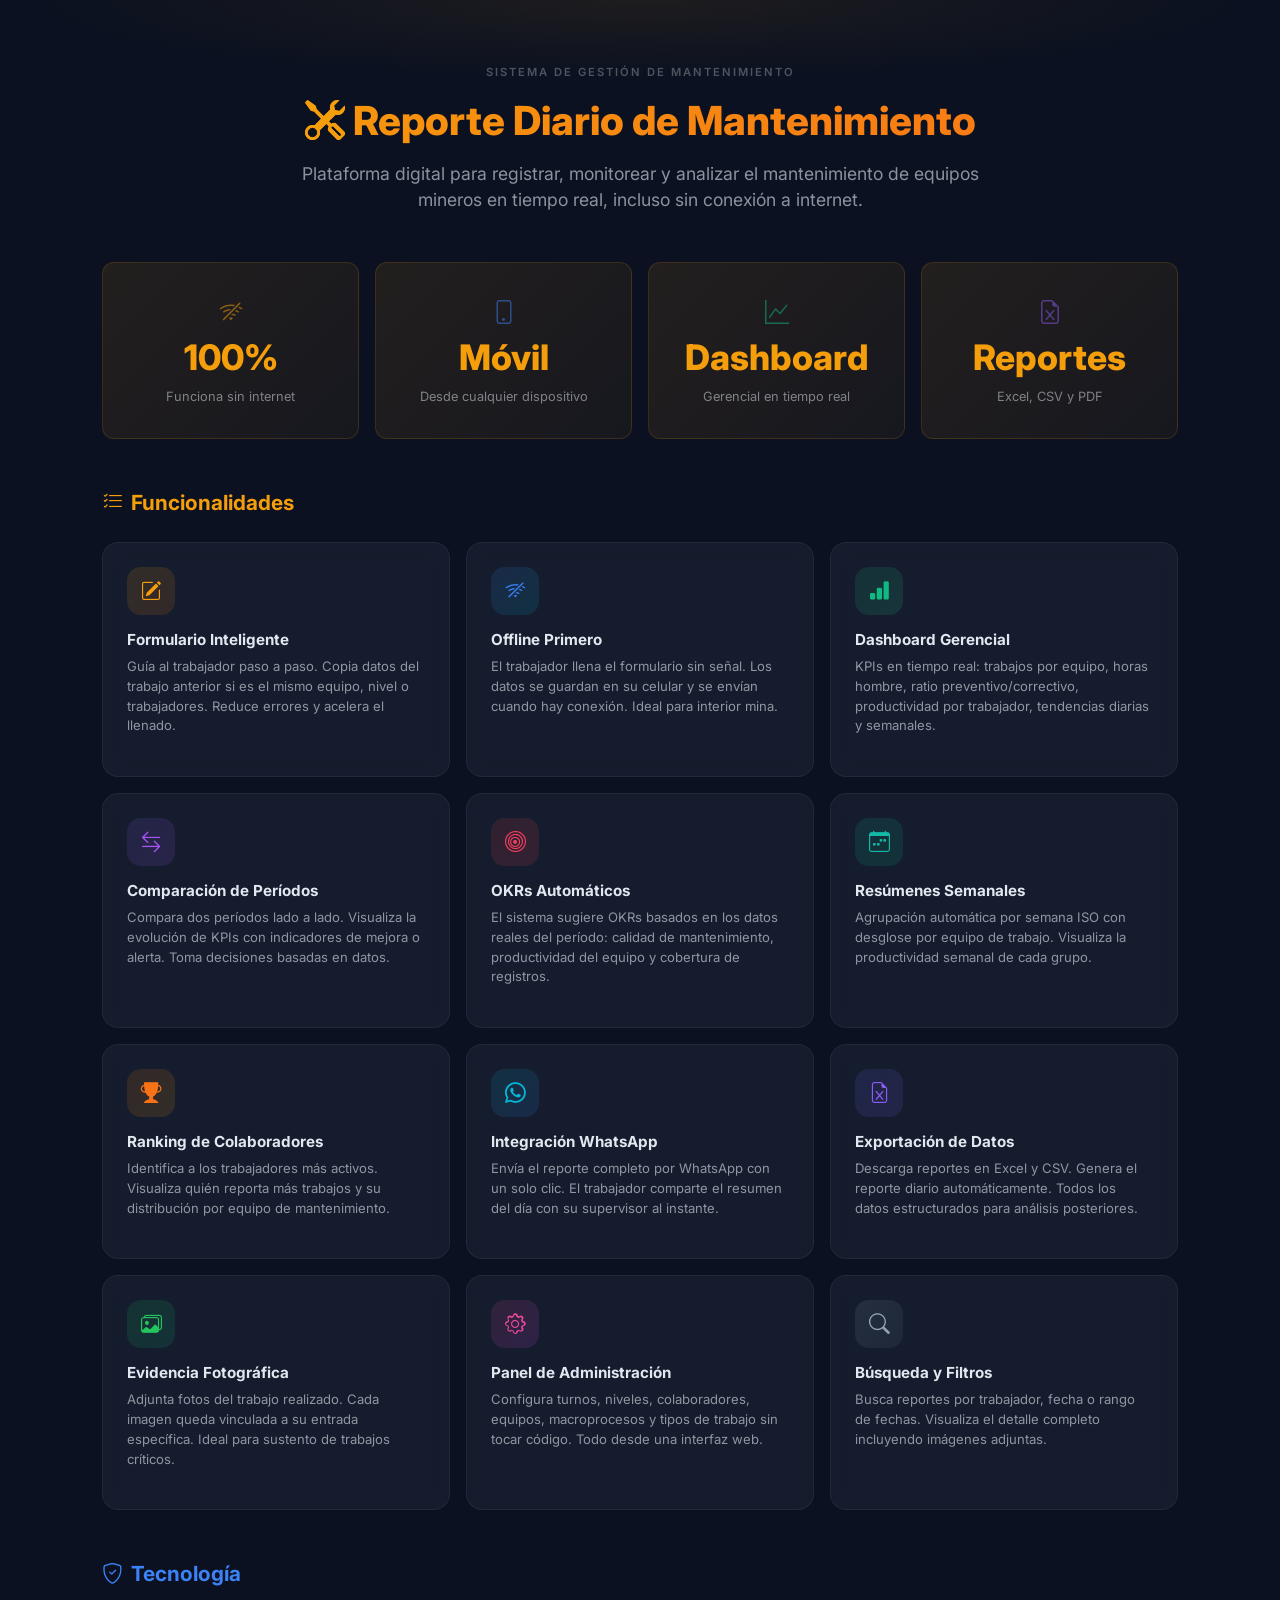
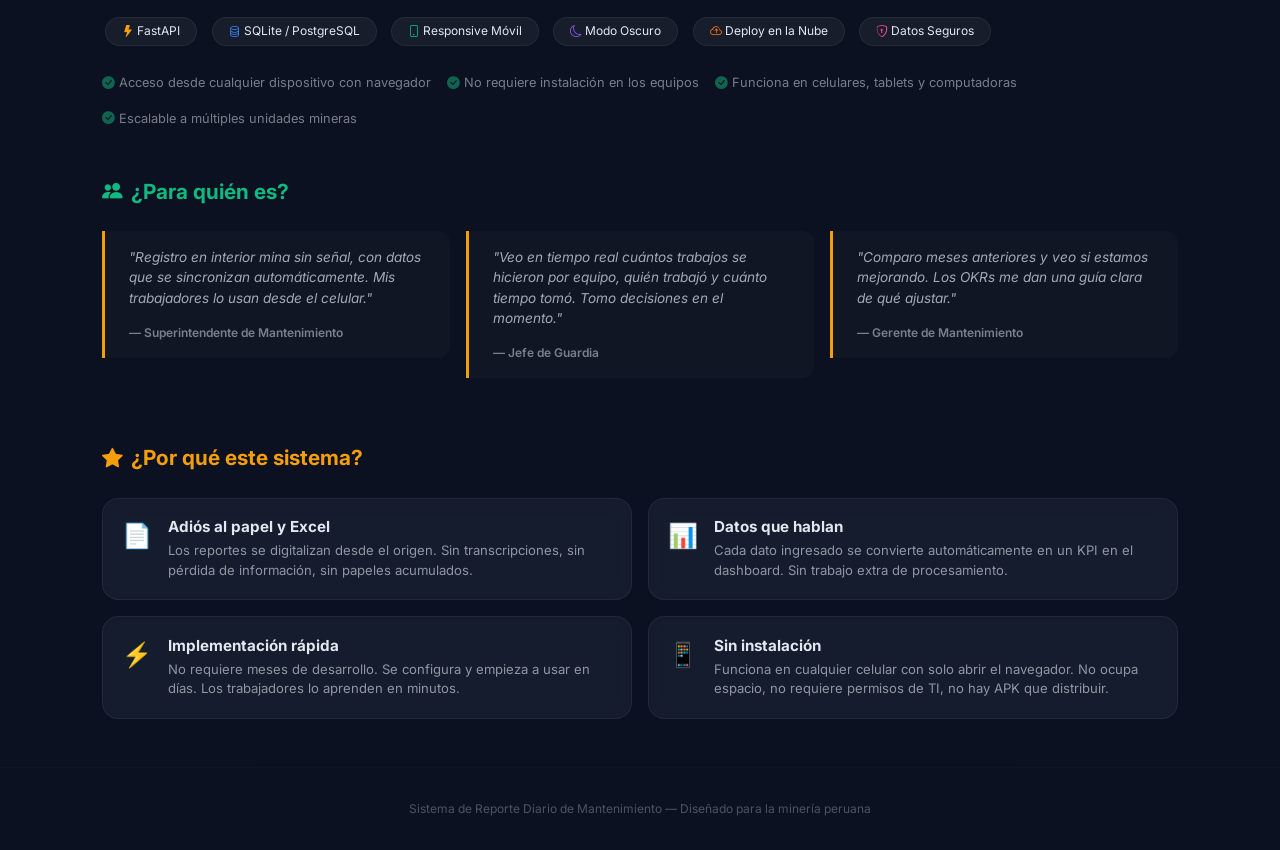
<file: features.html>
<!DOCTYPE html>
<html lang="es">
<head>
    <meta charset="UTF-8">
    <meta name="viewport" content="width=device-width, initial-scale=1.0">
    <title>Sistema de Reporte Diario de Mantenimiento Minero</title>
    <link href="https://cdn.jsdelivr.net/npm/bootstrap@5.3.3/dist/css/bootstrap.min.css" rel="stylesheet">
    <link href="https://cdn.jsdelivr.net/npm/bootstrap-icons@1.11.3/font/bootstrap-icons.css" rel="stylesheet">
    <style>
        @import url('https://fonts.googleapis.com/css2?family=Inter:wght@300;400;600;700;800&display=swap');
        * { font-family: 'Inter', sans-serif; margin: 0; padding: 0; box-sizing: border-box; }
        body { background: #0b1120; color: #e2e8f0; }
        .hero { padding: 4rem 0 3rem; text-align: center; background: radial-gradient(ellipse 80% 50% at 50% 0%, rgba(245,158,11,.08) 0%, transparent 60%); }
        .hero h1 { font-size: 2.5rem; font-weight: 800; background: linear-gradient(135deg, #f59e0b, #f97316); -webkit-background-clip: text; -webkit-text-fill-color: transparent; background-clip: text; }
        .hero p { font-size: 1.1rem; opacity: .6; max-width: 700px; margin: 1rem auto 0; }
        .section-title { font-weight: 700; font-size: 1.3rem; margin-bottom: 1.5rem; display: flex; align-items: center; gap: .5rem; }
        .section-title i { font-size: 1.3rem; }
        .feature-card { background: rgba(30,41,59,.5); border: 1px solid rgba(255,255,255,.06); border-radius: 16px; padding: 1.5rem; height: 100%; transition: transform .2s, box-shadow .2s; backdrop-filter: blur(8px); }
        .feature-card:hover { transform: translateY(-3px); box-shadow: 0 12px 40px rgba(0,0,0,.3); }
        .feature-card .icon { width: 48px; height: 48px; border-radius: 14px; display: flex; align-items: center; justify-content: center; font-size: 1.3rem; margin-bottom: 1rem; }
        .feature-card h5 { font-weight: 700; font-size: .95rem; margin-bottom: .5rem; }
        .feature-card p { font-size: .82rem; opacity: .6; line-height: 1.5; }
        .badge-feature { font-size: .65rem; font-weight: 600; padding: .25em .7em; border-radius: 20px; letter-spacing: .3px; }
        .kpi-highlight { background: linear-gradient(135deg, rgba(245,158,11,.1), rgba(245,158,11,.05)); border: 1px solid rgba(245,158,11,.15); border-radius: 12px; padding: 2rem; text-align: center; }
        .kpi-highlight .num { font-size: 2.2rem; font-weight: 800; color: #f59e0b; }
        .kpi-highlight .label { font-size: .8rem; opacity: .5; margin-top: .2rem; }
        .testimonial { border-left: 3px solid #f59e0b; padding: 1rem 1.5rem; background: rgba(255,255,255,.02); border-radius: 0 12px 12px 0; margin-bottom: 1rem; }
        .testimonial p { font-size: .85rem; opacity: .7; font-style: italic; }
        .testimonial .author { font-size: .75rem; font-weight: 600; opacity: .5; margin-top: .3rem; }
        .tech-badge { display: inline-block; background: rgba(255,255,255,.05); border: 1px solid rgba(255,255,255,.06); border-radius: 20px; padding: .3rem 1rem; font-size: .75rem; margin: .2rem; }
        .footer { padding: 2rem 0; text-align: center; opacity: .3; font-size: .75rem; border-top: 1px solid rgba(255,255,255,.05); margin-top: 3rem; }
        .container { max-width: 1100px; }

        @media (max-width: 576px) {
            .hero h1 { font-size: 1.6rem; }
            .hero p { font-size: .9rem; }
        }
    </style>
</head>
<body>

    <!-- HERO -->
    <div class="hero">
        <div class="container">
            <div style="font-size:.7rem;font-weight:600;letter-spacing:2px;text-transform:uppercase;opacity:.3;margin-bottom:1rem;">Sistema de Gestión de Mantenimiento</div>
            <h1><i class="bi bi-tools" style="-webkit-text-fill-color: #f59e0b;"></i> Reporte Diario de Mantenimiento</h1>
            <p>Plataforma digital para registrar, monitorear y analizar el mantenimiento de equipos mineros en tiempo real, incluso sin conexión a internet.</p>
        </div>
    </div>

    <!-- BENEFICIOS CLAVE -->
    <div class="container" style="margin-top: -1rem;">
        <div class="row g-3 mb-5">
            <div class="col-md-3 col-6">
                <div class="kpi-highlight">
                    <i class="bi bi-wifi-off" style="font-size:1.5rem;color:#f59e0b;opacity:.5;"></i>
                    <div class="num">100%</div>
                    <div class="label">Funciona sin internet</div>
                </div>
            </div>
            <div class="col-md-3 col-6">
                <div class="kpi-highlight">
                    <i class="bi bi-phone" style="font-size:1.5rem;color:#3b82f6;opacity:.5;"></i>
                    <div class="num">Móvil</div>
                    <div class="label">Desde cualquier dispositivo</div>
                </div>
            </div>
            <div class="col-md-3 col-6">
                <div class="kpi-highlight">
                    <i class="bi bi-graph-up" style="font-size:1.5rem;color:#10b981;opacity:.5;"></i>
                    <div class="num">Dashboard</div>
                    <div class="label">Gerencial en tiempo real</div>
                </div>
            </div>
            <div class="col-md-3 col-6">
                <div class="kpi-highlight">
                    <i class="bi bi-file-earmark-excel" style="font-size:1.5rem;color:#8b5cf6;opacity:.5;"></i>
                    <div class="num">Reportes</div>
                    <div class="label">Excel, CSV y PDF</div>
                </div>
            </div>
        </div>
    </div>

    <!-- CARACTERÍSTICAS -->
    <div class="container mb-5">
        <div class="section-title" style="color:#f59e0b;"><i class="bi bi-list-check"></i> Funcionalidades</div>
        <div class="row g-3">

            <div class="col-md-6 col-lg-4">
                <div class="feature-card">
                    <div class="icon" style="background:linear-gradient(135deg,#f59e0b22,#f9731622);color:#f59e0b;"><i class="bi bi-pencil-square"></i></div>
                    <h5>Formulario Inteligente</h5>
                    <p>Guía al trabajador paso a paso. Copia datos del trabajo anterior si es el mismo equipo, nivel o trabajadores. Reduce errores y acelera el llenado.</p>
                </div>
            </div>

            <div class="col-md-6 col-lg-4">
                <div class="feature-card">
                    <div class="icon" style="background:linear-gradient(135deg,#3b82f622,#06b6d422);color:#3b82f6;"><i class="bi bi-wifi-off"></i></div>
                    <h5>Offline Primero</h5>
                    <p>El trabajador llena el formulario sin señal. Los datos se guardan en su celular y se envían cuando hay conexión. Ideal para interior mina.</p>
                </div>
            </div>

            <div class="col-md-6 col-lg-4">
                <div class="feature-card">
                    <div class="icon" style="background:linear-gradient(135deg,#10b98122,#34d39922);color:#10b981;"><i class="bi bi-bar-chart-fill"></i></div>
                    <h5>Dashboard Gerencial</h5>
                    <p>KPIs en tiempo real: trabajos por equipo, horas hombre, ratio preventivo/correctivo, productividad por trabajador, tendencias diarias y semanales.</p>
                </div>
            </div>

            <div class="col-md-6 col-lg-4">
                <div class="feature-card">
                    <div class="icon" style="background:linear-gradient(135deg,#8b5cf622,#a855f722);color:#a855f7;"><i class="bi bi-arrow-left-right"></i></div>
                    <h5>Comparación de Períodos</h5>
                    <p>Compara dos períodos lado a lado. Visualiza la evolución de KPIs con indicadores de mejora o alerta. Toma decisiones basadas en datos.</p>
                </div>
            </div>

            <div class="col-md-6 col-lg-4">
                <div class="feature-card">
                    <div class="icon" style="background:linear-gradient(135deg,#ef444422,#f43f5e22);color:#f43f5e;"><i class="bi bi-bullseye"></i></div>
                    <h5>OKRs Automáticos</h5>
                    <p>El sistema sugiere OKRs basados en los datos reales del período: calidad de mantenimiento, productividad del equipo y cobertura de registros.</p>
                </div>
            </div>

            <div class="col-md-6 col-lg-4">
                <div class="feature-card">
                    <div class="icon" style="background:linear-gradient(135deg,#14b8a622,#10b98122);color:#14b8a6;"><i class="bi bi-calendar-week"></i></div>
                    <h5>Resúmenes Semanales</h5>
                    <p>Agrupación automática por semana ISO con desglose por equipo de trabajo. Visualiza la productividad semanal de cada grupo.</p>
                </div>
            </div>

            <div class="col-md-6 col-lg-4">
                <div class="feature-card">
                    <div class="icon" style="background:linear-gradient(135deg,#f9731622,#f59e0b22);color:#f97316;"><i class="bi bi-trophy-fill"></i></div>
                    <h5>Ranking de Colaboradores</h5>
                    <p>Identifica a los trabajadores más activos. Visualiza quién reporta más trabajos y su distribución por equipo de mantenimiento.</p>
                </div>
            </div>

            <div class="col-md-6 col-lg-4">
                <div class="feature-card">
                    <div class="icon" style="background:linear-gradient(135deg,#06b6d422,#3b82f622);color:#06b6d4;"><i class="bi bi-whatsapp"></i></div>
                    <h5>Integración WhatsApp</h5>
                    <p>Envía el reporte completo por WhatsApp con un solo clic. El trabajador comparte el resumen del día con su supervisor al instante.</p>
                </div>
            </div>

            <div class="col-md-6 col-lg-4">
                <div class="feature-card">
                    <div class="icon" style="background:linear-gradient(135deg,#6366f122,#8b5cf622);color:#8b5cf6;"><i class="bi bi-file-earmark-excel"></i></div>
                    <h5>Exportación de Datos</h5>
                    <p>Descarga reportes en Excel y CSV. Genera el reporte diario automáticamente. Todos los datos estructurados para análisis posteriores.</p>
                </div>
            </div>

            <div class="col-md-6 col-lg-4">
                <div class="feature-card">
                    <div class="icon" style="background:linear-gradient(135deg,#22c55e22,#10b98122);color:#22c55e;"><i class="bi bi-images"></i></div>
                    <h5>Evidencia Fotográfica</h5>
                    <p>Adjunta fotos del trabajo realizado. Cada imagen queda vinculada a su entrada específica. Ideal para sustento de trabajos críticos.</p>
                </div>
            </div>

            <div class="col-md-6 col-lg-4">
                <div class="feature-card">
                    <div class="icon" style="background:linear-gradient(135deg,#ec489922,#d946ef22);color:#ec4899;"><i class="bi bi-gear"></i></div>
                    <h5>Panel de Administración</h5>
                    <p>Configura turnos, niveles, colaboradores, equipos, macroprocesos y tipos de trabajo sin tocar código. Todo desde una interfaz web.</p>
                </div>
            </div>

            <div class="col-md-6 col-lg-4">
                <div class="feature-card">
                    <div class="icon" style="background:linear-gradient(135deg,#94a3b822,#64748b22);color:#94a3b8;"><i class="bi bi-search"></i></div>
                    <h5>Búsqueda y Filtros</h5>
                    <p>Busca reportes por trabajador, fecha o rango de fechas. Visualiza el detalle completo incluyendo imágenes adjuntas.</p>
                </div>
            </div>

        </div>
    </div>

    <!-- SEGURIDAD Y TECNOLOGÍA -->
    <div class="container mb-5">
        <div class="section-title" style="color:#3b82f6;"><i class="bi bi-shield-check"></i> Tecnología</div>
        <div style="display:flex;flex-wrap:wrap;gap:.5rem;margin-bottom:1.5rem;">
            <span class="tech-badge"><i class="bi bi-lightning-fill" style="color:#f59e0b;"></i> FastAPI</span>
            <span class="tech-badge"><i class="bi bi-database" style="color:#3b82f6;"></i> SQLite / PostgreSQL</span>
            <span class="tech-badge"><i class="bi bi-phone" style="color:#10b981;"></i> Responsive Móvil</span>
            <span class="tech-badge"><i class="bi bi-moon" style="color:#8b5cf6;"></i> Modo Oscuro</span>
            <span class="tech-badge"><i class="bi bi-cloud-arrow-up" style="color:#f97316;"></i> Deploy en la Nube</span>
            <span class="tech-badge"><i class="bi bi-shield-lock" style="color:#ec4899;"></i> Datos Seguros</span>
        </div>
        <div style="display:flex;flex-wrap:wrap;gap:1rem;">
            <div style="font-size:.8rem;opacity:.5;"><i class="bi bi-check-circle-fill" style="color:#10b981;opacity:1;"></i> Acceso desde cualquier dispositivo con navegador</div>
            <div style="font-size:.8rem;opacity:.5;"><i class="bi bi-check-circle-fill" style="color:#10b981;opacity:1;"></i> No requiere instalación en los equipos</div>
            <div style="font-size:.8rem;opacity:.5;"><i class="bi bi-check-circle-fill" style="color:#10b981;opacity:1;"></i> Funciona en celulares, tablets y computadoras</div>
            <div style="font-size:.8rem;opacity:.5;"><i class="bi bi-check-circle-fill" style="color:#10b981;opacity:1;"></i> Escalable a múltiples unidades mineras</div>
        </div>
    </div>

    <!-- PARA QUIÉN -->
    <div class="container mb-5">
        <div class="section-title" style="color:#10b981;"><i class="bi bi-people-fill"></i> ¿Para quién es?</div>
        <div class="row g-3">
            <div class="col-md-4">
                <div class="testimonial">
                    <p>"Registro en interior mina sin señal, con datos que se sincronizan automáticamente. Mis trabajadores lo usan desde el celular."</p>
                    <div class="author">— Superintendente de Mantenimiento</div>
                </div>
            </div>
            <div class="col-md-4">
                <div class="testimonial">
                    <p>"Veo en tiempo real cuántos trabajos se hicieron por equipo, quién trabajó y cuánto tiempo tomó. Tomo decisiones en el momento."</p>
                    <div class="author">— Jefe de Guardia</div>
                </div>
            </div>
            <div class="col-md-4">
                <div class="testimonial">
                    <p>"Comparo meses anteriores y veo si estamos mejorando. Los OKRs me dan una guía clara de qué ajustar."</p>
                    <div class="author">— Gerente de Mantenimiento</div>
                </div>
            </div>
        </div>
    </div>

    <!-- DIFERENCIALES -->
    <div class="container mb-5">
        <div class="section-title" style="color:#f59e0b;"><i class="bi bi-star-fill"></i> ¿Por qué este sistema?</div>
        <div class="row g-3">
            <div class="col-md-6">
                <div class="feature-card" style="padding:1.2rem;">
                    <div style="display:flex;gap:1rem;align-items:start;">
                        <div style="font-size:1.5rem;color:#f59e0b;">📄</div>
                        <div>
                            <h5 style="margin:0 0 .3rem;">Adiós al papel y Excel</h5>
                            <p style="margin:0;opacity:.6;">Los reportes se digitalizan desde el origen. Sin transcripciones, sin pérdida de información, sin papeles acumulados.</p>
                        </div>
                    </div>
                </div>
            </div>
            <div class="col-md-6">
                <div class="feature-card" style="padding:1.2rem;">
                    <div style="display:flex;gap:1rem;align-items:start;">
                        <div style="font-size:1.5rem;color:#3b82f6;">📊</div>
                        <div>
                            <h5 style="margin:0 0 .3rem;">Datos que hablan</h5>
                            <p style="margin:0;opacity:.6;">Cada dato ingresado se convierte automáticamente en un KPI en el dashboard. Sin trabajo extra de procesamiento.</p>
                        </div>
                    </div>
                </div>
            </div>
            <div class="col-md-6">
                <div class="feature-card" style="padding:1.2rem;">
                    <div style="display:flex;gap:1rem;align-items:start;">
                        <div style="font-size:1.5rem;color:#10b981;">⚡</div>
                        <div>
                            <h5 style="margin:0 0 .3rem;">Implementación rápida</h5>
                            <p style="margin:0;opacity:.6;">No requiere meses de desarrollo. Se configura y empieza a usar en días. Los trabajadores lo aprenden en minutos.</p>
                        </div>
                    </div>
                </div>
            </div>
            <div class="col-md-6">
                <div class="feature-card" style="padding:1.2rem;">
                    <div style="display:flex;gap:1rem;align-items:start;">
                        <div style="font-size:1.5rem;color:#8b5cf6;">📱</div>
                        <div>
                            <h5 style="margin:0 0 .3rem;">Sin instalación</h5>
                            <p style="margin:0;opacity:.6;">Funciona en cualquier celular con solo abrir el navegador. No ocupa espacio, no requiere permisos de TI, no hay APK que distribuir.</p>
                        </div>
                    </div>
                </div>
            </div>
        </div>
    </div>

    <div class="footer">
        <div class="container">
            Sistema de Reporte Diario de Mantenimiento &mdash; Diseñado para la minería peruana
        </div>
    </div>

</body>
</html>
</file>
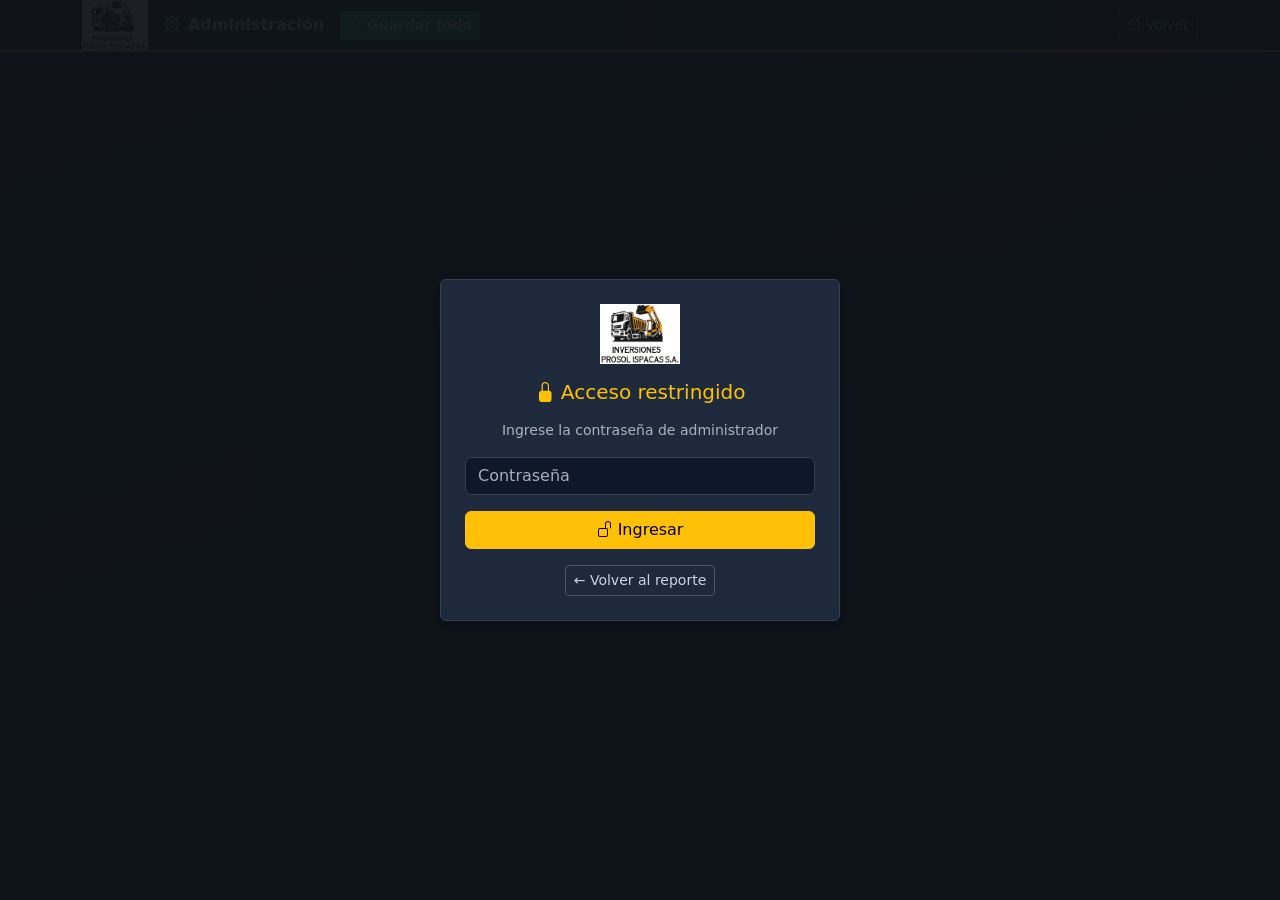
<file: backend/app/templates/admin.html>
<!DOCTYPE html>
<html lang="es" data-bs-theme="dark">
<head>
    <meta charset="UTF-8">
    <meta name="viewport" content="width=device-width, initial-scale=1.0">
    <title>Admin - Configuración</title>
    <link href="https://cdn.jsdelivr.net/npm/bootstrap@5.3.3/dist/css/bootstrap.min.css" rel="stylesheet">
    <link href="https://cdn.jsdelivr.net/npm/bootstrap-icons@1.11.3/font/bootstrap-icons.css" rel="stylesheet">
    <link href="/static/css/style.css?v=6" rel="stylesheet">
    <link rel="icon" type="image/x-icon" href="/static/favicon.ico">
    <link rel="apple-touch-icon" href="/static/favicon-192.png">
</head>
<body>
    <nav class="navbar navbar-dark bg-navbar border-bottom border-warning mb-4 py-0 navbar-expand-sm">
        <div class="container">
            <div class="d-flex align-items-center">
                <img src="/static/logo.jpg" alt="Logo" class="me-3 d-none d-sm-block" style="height:50px;width:auto;">
                <span class="navbar-brand mb-0 h1 text-warning fw-bold fs-6">
                    <i class="bi bi-gear me-2"></i>Administración
                </span>
            </div>
            <button class="navbar-toggler border-0 p-2" type="button" data-bs-toggle="collapse" data-bs-target="#navbarAdmin">
                <span class="navbar-toggler-icon"></span>
            </button>
            <div class="collapse navbar-collapse" id="navbarAdmin">
                <button class="btn btn-success btn-sm me-2" onclick="saveAllAdmin()"><i class="bi bi-check2-circle"></i> <span class="d-none d-sm-inline">Guardar todo</span></button>
                <a href="/" class="btn btn-outline-light btn-sm ms-auto"><i class="bi bi-house"></i> <span class="d-none d-sm-inline">Volver</span></a>
            </div>
        </div>
    </nav>

    <div id="passwordOverlay" class="position-fixed top-0 start-0 w-100 h-100 d-flex align-items-center justify-content-center" style="background:rgba(15,20,25,0.95);z-index:9999;">
        <div class="card bg-dark border-warning" style="max-width:400px;width:90%;">
            <div class="card-body text-center p-4">
                <img src="/static/logo.jpg" alt="Logo" style="height:60px;width:auto;" class="mb-3">
                <h5 class="text-warning mb-3"><i class="bi bi-lock-fill"></i> Acceso restringido</h5>
                <p class="text-muted small mb-3">Ingrese la contraseña de administrador</p>
                <input type="password" class="form-control mb-3" id="adminPassword" placeholder="Contraseña" onkeydown="if(event.key==='Enter') verifyPassword()">
                <button class="btn btn-warning w-100" onclick="verifyPassword()"><i class="bi bi-unlock"></i> Ingresar</button>
                <div id="passwordError" class="text-danger small mt-2 d-none">Contraseña incorrecta</div>
                <a href="/" class="btn btn-sm btn-outline-light mt-3">← Volver al reporte</a>
            </div>
        </div>
    </div>

    <div id="adminContent" class="d-none">
        <div class="container mb-4">
            <!-- Tabs principales -->
            <ul class="nav nav-tabs nav-justified mb-4 border-secondary" id="mainTabs">
                <li class="nav-item"><button class="nav-link active text-warning" data-tab="independientes" onclick="switchMainTab('independientes')"><i class="bi bi-palette"></i> Config. General</button></li>
                <li class="nav-item"><button class="nav-link text-info" data-tab="trackless" onclick="switchMainTab('trackless')"><i class="bi bi-truck"></i> Mantto. Trackless</button></li>
                <li class="nav-item"><button class="nav-link text-success" data-tab="convencional" onclick="switchMainTab('convencional')"><i class="bi bi-tools"></i> Mantto. Convencional</button></li>
                <li class="nav-item"><button class="nav-link text-warning" data-tab="electrico" onclick="switchMainTab('electrico')"><i class="bi bi-lightning"></i> Mantto. Eléctrico</button></li>
                <li class="nav-item"><button class="nav-link text-info" data-tab="racs" onclick="switchMainTab('racs')"><i class="bi bi-people"></i> Personal Inv. Prosol</button></li>
            </ul>

            <!-- Panel: Config. General (Equipos, Colaboradores, Niveles, Turnos) -->
            <div id="tab-independientes" class="main-tab-content">
                <div class="row g-3">
                    <div class="col-md-6">
                        <div class="card bg-dark border-secondary h-100">
                            <div class="card-header d-flex justify-content-between align-items-center">
                                <h6 class="mb-0 text-warning"><i class="bi bi-building"></i> Equipos</h6>
                                <button class="btn btn-sm btn-success" onclick="showAddForm('equipos')"><i class="bi bi-plus-lg"></i></button>
                            </div>
                            <div class="card-body p-2" id="panel-equipos"><div class="text-center py-3"><div class="spinner-border spinner-border-sm text-warning"></div></div></div>
                        </div>
                    </div>
                    <div class="col-md-6">
                        <div class="card bg-dark border-secondary h-100">
                            <div class="card-header d-flex justify-content-between align-items-center">
                                <h6 class="mb-0 text-info"><i class="bi bi-people"></i> Colaboradores</h6>
                                <button class="btn btn-sm btn-success" onclick="showAddForm('colaboradores')"><i class="bi bi-plus-lg"></i></button>
                            </div>
                            <div class="card-body p-2" id="panel-colaboradores"><div class="text-center py-3"><div class="spinner-border spinner-border-sm text-warning"></div></div></div>
                        </div>
                    </div>
                    <div class="col-md-6">
                        <div class="card bg-dark border-secondary h-100">
                            <div class="card-header d-flex justify-content-between align-items-center">
                                <h6 class="mb-0 text-success"><i class="bi bi-layers"></i> Niveles</h6>
                                <button class="btn btn-sm btn-success" onclick="showAddForm('niveles')"><i class="bi bi-plus-lg"></i></button>
                            </div>
                            <div class="card-body p-2" id="panel-niveles"><div class="text-center py-3"><div class="spinner-border spinner-border-sm text-warning"></div></div></div>
                        </div>
                    </div>
                    <div class="col-md-6">
                        <div class="card bg-dark border-secondary h-100">
                            <div class="card-header d-flex justify-content-between align-items-center">
                                <h6 class="mb-0 text-info"><i class="bi bi-clock"></i> Turnos</h6>
                                <button class="btn btn-sm btn-success" onclick="showAddForm('turnos')"><i class="bi bi-plus-lg"></i></button>
                            </div>
                            <div class="card-body p-2" id="panel-turnos"><div class="text-center py-3"><div class="spinner-border spinner-border-sm text-warning"></div></div></div>
                        </div>
                    </div>
                </div>
            </div>

            <!-- Panel: Trackless / Convencional / Electrico — unified view -->
            <div id="tab-trackless" class="main-tab-content d-none"><div id="panel-trackless" class="text-muted small">Cargando...</div></div>
            <div id="tab-convencional" class="main-tab-content d-none"><div id="panel-convencional" class="text-muted small">Cargando...</div></div>
            <div id="tab-electrico" class="main-tab-content d-none"><div id="panel-electrico" class="text-muted small">Cargando...</div></div>

            <!-- Panel: Personal RACS (guardias, cargos, grupos) -->
            <div id="tab-racs" class="main-tab-content d-none">
                <div class="row g-3 mb-3">
                    <div class="col-12">
                        <div class="card bg-dark border-info">
                            <div class="card-header bg-info text-dark fw-bold d-flex justify-content-between align-items-center py-2">
                                <span><i class="bi bi-calendar3 me-2"></i>Ciclos de Guardia (20 trabajo + 10 descanso)</span>
                                <button class="btn btn-sm btn-dark" onclick="loadRacsAdmin()"><i class="bi bi-arrow-clockwise"></i></button>
                            </div>
                            <div class="card-body">
                                <div class="table-responsive">
                                    <table class="table table-dark table-sm align-middle mb-0">
                                        <thead><tr><th>Guardia</th><th>Ciclo (trabajo → descanso)</th><th>Inicio de ciclo</th><th>Estado hoy</th><th>Día</th></tr></thead>
                                        <tbody id="adminGuardiaPhases"></tbody>
                                    </table>
                                </div>
                            </div>
                        </div>
                    </div>
                </div>
                <div class="row g-3">
                    <div class="col-12">
                        <div class="card bg-dark border-info">
                            <div class="card-header bg-info text-dark fw-bold d-flex justify-content-between align-items-center py-2">
                                <span><i class="bi bi-people me-2"></i>Trabajadores RACS</span>
                                <div>
                                    <button class="btn btn-sm btn-dark me-1" onclick="showAddRacsWorker()"><i class="bi bi-person-plus"></i> Agregar</button>
                                    <button class="btn btn-sm btn-success" onclick="saveRacsWorkers()"><i class="bi bi-check2-circle"></i> Guardar cambios</button>
                                </div>
                            </div>
                            <div class="card-body" id="adminRacsWorkers">
                                <div class="text-center py-3"><div class="spinner-border spinner-border-sm text-info"></div> Cargando...</div>
                            </div>
                        </div>
                    </div>
                </div>
            </div>
        </div>
    </div>

    <!-- Modal Add/Edit -->
    <div class="modal fade" id="formModal" tabindex="-1">
        <div class="modal-dialog modal-lg">
            <div class="modal-content bg-dark">
                <div class="modal-header">
                    <h5 class="modal-title" id="formModalTitle">Agregar</h5>
                    <button type="button" class="btn-close" data-bs-dismiss="modal"></button>
                </div>
                <div class="modal-body" id="formModalBody">
                    <form id="adminForm">
                        <div id="formFields"></div>
                    </form>
                </div>
                <div class="modal-footer">
                    <button type="button" class="btn btn-secondary" data-bs-dismiss="modal">Cancelar</button>
                    <button type="button" class="btn btn-warning" onclick="saveForm()">Guardar</button>
                </div>
            </div>
        </div>
    </div>

    <div class="toast-container position-fixed bottom-0 end-0 p-3" style="z-index:9999;" id="toastContainer"></div>

    <!-- Modal Add RACS Worker -->
    <div class="modal fade" id="racsWorkerModal" tabindex="-1">
        <div class="modal-dialog">
            <div class="modal-content bg-dark">
                <div class="modal-header">
                    <h5 class="modal-title text-info" id="racsWorkerModalTitle">Nuevo trabajador</h5>
                    <button type="button" class="btn-close" data-bs-dismiss="modal"></button>
                </div>
                <div class="modal-body">
                    <div class="mb-2">
                        <label class="form-label small">Nombre</label>
                        <input type="text" class="form-control" id="racsNewName" placeholder="Nombre completo">
                    </div>
                    <div class="mb-2">
                        <label class="form-label small">Grupo / Equipo</label>
                        <div class="input-group">
                            <select class="form-select" id="racsNewGroup">
                                <option value="Trackless">Trackless</option>
                                <option value="Convencional">Convencional</option>
                                <option value="Electrico">Eléctrico</option>
                            </select>
                            <input type="text" class="form-control" id="racsNewGroupCustom" placeholder="O escribe grupo nuevo" style="max-width:150px;">
                        </div>
                        <small class="text-muted">Selecciona un grupo existente o escribe uno nuevo (ej: Supervisores)</small>
                    </div>
                    <div class="mb-2">
                        <label class="form-label small">Cargo</label>
                        <input type="text" class="form-control" id="racsNewCargo" placeholder="Ej: Mecánico, Electricista, Supervisor...">
                    </div>
                    <div class="mb-2">
                        <label class="form-label small">Guardia</label>
                        <select class="form-select" id="racsNewGuardia"><option value="">Sin guardia</option></select>
                    </div>
                    <input type="hidden" id="racsEditWorkerId" value="">
                </div>
                <div class="modal-footer">
                    <button type="button" class="btn btn-secondary" data-bs-dismiss="modal">Cancelar</button>
                    <button type="button" class="btn btn-info" onclick="saveRacsWorker()">Guardar</button>
                </div>
            </div>
        </div>
    </div>

    <script src="https://cdn.jsdelivr.net/npm/bootstrap@5.3.3/dist/js/bootstrap.bundle.min.js"></script>
    <script>
    // ─── RACS Admin: inline management ──────────────────────────────────────
    let _racsAdminData = null;
    let _racsGroups = ['Trackless','Convencional','Electrico'];

    function switchMainTab(tab) {
        document.querySelectorAll('.main-tab-content').forEach(el => el.classList.add('d-none'));
        document.querySelectorAll('#mainTabs .nav-link').forEach(el => el.classList.remove('active'));
        const content = document.getElementById('tab-' + tab);
        if (content) content.classList.remove('d-none');
        const btn = document.querySelector(`#mainTabs .nav-link[data-tab="${tab}"]`);
        if (btn) btn.classList.add('active');
        if (tab === 'racs') loadRacsAdmin();
    }

    function loadRacsAdmin() {
        Promise.all([
            fetch('/api/guardias').then(r => r.json()),
            fetch('/api/racs/groups').then(r => r.json())
        ]).then(([data, groups]) => {
            _racsAdminData = data;
            _racsGroups = groups.length ? groups : ['Trackless','Convencional','Electrico'];
            renderAdminGuardiaPhases();
            renderAdminWorkers();
        }).catch(e => document.getElementById('adminRacsWorkers').innerHTML = `<div class="alert alert-danger">Error: ${e.message}</div>`);
    }

    function calcGuardiaCycle(phaseStart) {
        const today = new Date();
        today.setHours(0,0,0,0);
        const d1 = new Date(phaseStart + 'T00:00:00');
        const elapsed = Math.floor((today - d1) / (1000*60*60*24));
        const cycleDay = ((elapsed % 30) + 30) % 30;
        const onSite = cycleDay < 20;
        const dStart = new Date(d1);
        const dWorkEnd = new Date(d1); dWorkEnd.setDate(dWorkEnd.getDate() + 19);
        const dRestStart = new Date(d1); dRestStart.setDate(dRestStart.getDate() + 20);
        const dRestEnd = new Date(d1); dRestEnd.setDate(dRestEnd.getDate() + 29);
        const dNext = new Date(d1); dNext.setDate(dNext.getDate() + 30);
        const fmt = (d) => d.toLocaleDateString('es-PE', {day:'2-digit', month:'short'});
        return { cycleDay, onSite, dStart, dWorkEnd, dRestStart, dRestEnd, dNext, today,
            workRange: `${fmt(dStart)} → ${fmt(dWorkEnd)}`,
            restRange: `${fmt(dRestStart)} → ${fmt(dRestEnd)}`,
        };
    }

    function updateGuardiaRow(gName) {
        const inp = document.getElementById(`adminPhase_${gName}`);
        if (!inp) return;
        const c = calcGuardiaCycle(inp.value);
        const stateEl = document.getElementById(`state_${gName}`);
        const dayEl = document.getElementById(`day_${gName}`);
        const rangeEl = document.getElementById(`range_${gName}`);
        if (stateEl) {
            stateEl.textContent = c.onSite ? 'En unidad' : 'Descanso';
            stateEl.className = c.onSite ? 'text-success fw-bold' : 'text-danger fw-bold';
        }
        if (dayEl) dayEl.textContent = `${c.cycleDay}/30`;
        if (rangeEl) rangeEl.textContent = `${c.workRange}  |  ${c.restRange}`;
    }

    function renderAdminGuardiaPhases() {
        let html = '';
        for (const g of (_racsAdminData?.guardias || [])) {
            const ps = g.phase_start.slice(0,10);
            const c = calcGuardiaCycle(ps);
            html += `<tr>
                <td class="fw-bold">Guardia ${g.name}</td>
                <td id="range_${g.name}" style="font-size:.8rem;color:rgba(255,255,255,0.6);">${c.workRange}  |  ${c.restRange}</td>
                <td><input type="date" class="form-control form-control-sm bg-dark text-light border-secondary" style="max-width:150px;" value="${ps}" id="adminPhase_${g.name}" data-orig="${ps}" onchange="updateGuardiaRow('${g.name}')"></td>
                <td id="state_${g.name}" class="${c.onSite ? 'text-success' : 'text-danger'} fw-bold">${c.onSite ? 'En unidad' : 'Descanso'}</td>
                <td id="day_${g.name}">${c.cycleDay}/30</td>
            </tr>`;
        }
        document.getElementById('adminGuardiaPhases').innerHTML = html;
    }

    function renderAdminWorkers() {
        let html = '';
        for (const team of (_racsAdminData?.workers || [])) {
            html += `<div class="mb-2">
                <h6 class="text-info border-bottom border-secondary pb-1 d-flex justify-content-between">
                    <span>${team.group}</span>
                    <span class="text-muted small fw-normal">${team.workers.length} trabajadores</span>
                </h6>
                <div class="table-responsive">
                    <table class="table table-dark table-sm align-middle mb-0">
                        <thead><tr><th>Trabajador</th><th>Grupo</th><th>Cargo</th><th>Guardia</th><th></th></tr></thead>
                        <tbody>`;
            for (const w of team.workers) {
                const groupOptions = _racsGroups.map(g =>
                    `<option value="${g}" ${g === team.group ? 'selected' : ''}>${g}</option>`
                ).join('');
                html += `<tr>
                    <td>${w.name}</td>
                    <td><select class="form-select form-select-sm bg-dark text-light border-secondary" id="ag_${team.group}_${w.name}" style="min-width:140px;">${groupOptions}</select></td>
                    <td><input type="text" class="form-control form-control-sm bg-dark text-light border-secondary" style="min-width:120px;" value="${w.cargo || ''}" id="ac_${team.group}_${w.name}" placeholder="Cargo"></td>
                    <td>
                        <select class="form-select form-select-sm bg-dark text-light border-secondary" id="awg_${team.group}_${w.name}" style="min-width:120px;">
                            <option value="">Sin guardia</option>
                            ${(_racsAdminData?.guardias || []).map(g => `<option value="${g.name}" ${g.name === w.guardia ? 'selected' : ''}>Guardia ${g.name}</option>`).join('')}
                        </select>
                    </td>
                    <td class="text-nowrap">
                        <button class="btn btn-outline-info btn-sm py-0 px-1 me-1" onclick="editRacsWorker('${team.group}','${w.name}')" title="Editar"><i class="bi bi-pencil"></i></button>
                        <button class="btn btn-outline-danger btn-sm py-0 px-1" onclick="deleteRacsWorker('${team.group}','${w.name}')" title="Desactivar"><i class="bi bi-trash"></i></button>
                    </td>
                </tr>`;
            }
            html += `</tbody></table></div></div>`;
        }
        document.getElementById('adminRacsWorkers').innerHTML = html || '<p class="text-muted small">No hay trabajadores RACS registrados.</p>';
    }

    function saveRacsWorkers() {
        const promises = [];
        // Save phase dates
        for (const g of (_racsAdminData?.guardias || [])) {
            const el = document.getElementById(`adminPhase_${g.name}`);
            if (el && el.value !== el.dataset.orig) {
                promises.push(fetch('/api/guardias/update', { method:'POST', headers:{'Content-Type':'application/json'}, body:JSON.stringify({action:'update_phase', guardia:g.name, phase_start:el.value}) }).then(r=>r.json()));
            }
        }
        // Save worker changes (guardia, cargo, group)
        for (const team of (_racsAdminData?.workers || [])) {
            for (const w of team.workers) {
                const sel = document.getElementById(`awg_${team.group}_${w.name}`);
                const cargo = document.getElementById(`ac_${team.group}_${w.name}`);
                const groupSel = document.getElementById(`ag_${team.group}_${w.name}`);
                if (sel || cargo || groupSel) {
                    const newGuardia = sel?.value ?? w.guardia;
                    const newCargo = cargo?.value ?? w.cargo;
                    const newGroup = groupSel?.value ?? team.group;
                    if (newGuardia !== w.guardia || newCargo !== (w.cargo || '') || newGroup !== team.group) {
                        promises.push(
                            fetch('/api/guardias/update', { method:'POST', headers:{'Content-Type':'application/json'}, body:JSON.stringify({action:'assign_worker', worker_name:w.name, group_name:team.group, guardia:newGuardia, cargo:newCargo}) }).then(r=>r.json())
                        );
                        if (newGroup !== team.group) {
                            promises.push(
                                fetch('/api/racs/workers/change-group', { method:'POST', headers:{'Content-Type':'application/json'}, body:JSON.stringify({name:w.name, old_group:team.group, new_group:newGroup}) }).then(r=>r.json())
                            );
                        }
                    }
                }
            }
        }
        if (promises.length === 0) { showRacsToast('Sin cambios'); return; }
        Promise.all(promises).then(() => { showRacsToast('Guardado correctamente'); loadRacsAdmin(); }).catch(e => showRacsToast('Error al guardar', 'danger'));
    }

    function deleteRacsWorker(group, name) {
        if (!confirm(`Desactivar a ${name}?`)) return;
        fetch(`/api/racs/workers/delete-by-name?name=${encodeURIComponent(name)}&group=${encodeURIComponent(group)}`, { method:'DELETE' })
        .then(r => r.json()).then(() => { showRacsToast(`${name} desactivado`); loadRacsAdmin(); })
        .catch(e => showRacsToast('Error: ' + e.message, 'danger'));
    }

    function showAddRacsWorker() {
        document.getElementById('racsWorkerModalTitle').textContent = 'Nuevo trabajador';
        document.getElementById('racsEditWorkerId').value = '';
        document.getElementById('racsNewName').value = '';
        document.getElementById('racsNewCargo').value = '';
        document.getElementById('racsNewGroupCustom').value = '';
        const groupSel = document.getElementById('racsNewGroup');
        groupSel.innerHTML = _racsGroups.map(g => `<option value="${g}">${g}</option>`).join('');
        groupSel.value = '';
        const sel = document.getElementById('racsNewGuardia');
        sel.innerHTML = '<option value="">Sin guardia</option>';
        for (const g of (_racsAdminData?.guardias || [])) {
            sel.innerHTML += `<option value="${g.name}">Guardia ${g.name}</option>`;
        }
        const modal = bootstrap.Modal.getOrCreateInstance(document.getElementById('racsWorkerModal'));
        modal.show();
    }

    function editRacsWorker(group, name) {
        document.getElementById('racsWorkerModalTitle').textContent = 'Editar trabajador';
        document.getElementById('racsNewName').value = name;
        document.getElementById('racsNewCargo').value = '';
        document.getElementById('racsNewGroupCustom').value = '';
        const groupSel = document.getElementById('racsNewGroup');
        groupSel.innerHTML = _racsGroups.map(g => `<option value="${g}" ${g === group ? 'selected' : ''}>${g}</option>`).join('');
        const sel = document.getElementById('racsNewGuardia');
        sel.innerHTML = '<option value="">Sin guardia</option>';
        const match = _racsAdminData?.workers.filter(t => t.workers.some(w => w.name === name))[0];
        const worker = match?.workers.find(w => w.name === name);
        for (const g of (_racsAdminData?.guardias || [])) {
            sel.innerHTML += `<option value="${g.name}" ${g.name === (worker?.guardia || '') ? 'selected' : ''}>Guardia ${g.name}</option>`;
        }
        const cargoInput = document.getElementById('racsNewCargo');
        cargoInput.value = worker?.cargo || '';
        document.getElementById('racsEditWorkerId').value = name + '|' + group;
        const modal = bootstrap.Modal.getOrCreateInstance(document.getElementById('racsWorkerModal'));
        modal.show();
    }

    function saveRacsWorker() {
        const name = document.getElementById('racsNewName').value.trim();
        const group = document.getElementById('racsNewGroupCustom').value.trim() || document.getElementById('racsNewGroup').value;
        const cargo = document.getElementById('racsNewCargo').value.trim();
        const guardia = document.getElementById('racsNewGuardia').value;
        const editId = document.getElementById('racsEditWorkerId').value;
        if (!name) { showRacsToast('Ingresa el nombre', 'danger'); return; }

        let savePromise;
        if (editId) {
            // Edit mode
            const [oldName, oldGroup] = editId.split('|');
            savePromise = fetch(`/api/guardias/update`, {
                method: 'POST',
                headers: {'Content-Type': 'application/json'},
                body: JSON.stringify({action:'assign_worker', worker_name:oldName, group_name:oldGroup, guardia, cargo})
            }).then(r => r.json()).then(() => {
                return fetch('/api/racs/workers/change-group', {
                    method: 'POST',
                    headers: {'Content-Type': 'application/json'},
                    body: JSON.stringify({name:oldName, old_group:oldGroup, new_group:group})
                }).then(r => r.json());
            }).then(() => {
                if (oldName !== name || oldGroup !== group) {
                    // Find worker ID by old name+group
                    return fetch(`/api/racs/workers/delete-by-name?name=${encodeURIComponent(oldName)}&group=${encodeURIComponent(oldGroup)}`, { method:'DELETE' }).then(r => r.json()).then(() => {
                        return fetch('/api/racs/workers/create', {
                            method: 'POST',
                            headers: {'Content-Type': 'application/json'},
                            body: JSON.stringify({name, group_name: group, cargo})
                        }).then(r => r.json());
                    });
                }
            });
        } else {
            // Create mode
            savePromise = fetch('/api/racs/workers/create', {
                method: 'POST',
                headers: {'Content-Type': 'application/json'},
                body: JSON.stringify({name, group_name: group, cargo})
            }).then(r => {
                if (!r.ok) return r.text().then(t => { throw new Error(t); });
                return r.json();
            }).then(data => {
                if (guardia) {
                    return fetch('/api/guardias/update', {
                        method: 'POST',
                        headers: {'Content-Type': 'application/json'},
                        body: JSON.stringify({action:'assign_worker', worker_name:name, group_name:group, guardia})
                    }).then(r => r.json());
                }
            });
        }

        savePromise.then(() => {
            bootstrap.Modal.getInstance(document.getElementById('racsWorkerModal')).hide();
            showRacsToast(editId ? 'Trabajador actualizado' : 'Trabajador agregado');
            loadRacsAdmin();
        }).catch(e => showRacsToast('Error: ' + e.message, 'danger'));
    }

    function showRacsToast(msg, type='success') {
        const container = document.getElementById('toastContainer');
        const div = document.createElement('div');
        div.className = `alert alert-${type} py-2 px-3 mb-1`;
        div.style.fontSize = '0.85rem';
        div.textContent = msg;
        container.appendChild(div);
        setTimeout(() => div.remove(), 3000);
    }
    </script>
    <script src="/static/js/admin.js?v=6"></script>
</body>
</html>
</file>
<file: static/css/style.css>
:root {
    --bs-body-bg: #1a2332;
    --bs-body-color: #e8edf5;
    --navbar-bg: #0f172a;
    --card-bg: #1e293b;
    --card-border: #334155;
    --accent-orange: #f59e0b;
    --accent-yellow: #facc15;
    --accent-cyan: #22d3ee;
    --accent-green: #34d399;
    --accent-red: #f87171;
    --accent-blue: #60a5fa;
    --accent-purple: #a78bfa;
    --border-glow: #475569;
    --text-muted: #94a3b8;
}

body {
    min-height: 100vh;
    background: linear-gradient(160deg, #0f172a 0%, #1e293b 40%, #1a2332 100%);
    background-attachment: fixed;
}

.bg-navbar {
    background: linear-gradient(90deg, #0f172a 0%, #1e293b 50%, #0f172a 100%) !important;
    box-shadow: 0 2px 20px rgba(0,0,0,0.6);
    border-bottom: 2px solid var(--accent-orange) !important;
}

.bg-navbar .navbar-brand {
    color: #fff !important;
    text-shadow: 0 0 20px rgba(245, 158, 11, 0.3);
}

.card {
    background-color: var(--card-bg) !important;
    border-color: var(--card-border) !important;
    box-shadow: 0 4px 15px rgba(0,0,0,0.3);
    transition: border-color 0.2s, box-shadow 0.2s, transform 0.15s;
}

.card:hover {
    border-color: var(--accent-orange) !important;
    box-shadow: 0 6px 30px rgba(245, 158, 11, 0.12);
}

.card-header {
    background: linear-gradient(135deg, rgba(245, 158, 11, 0.12), rgba(34, 211, 238, 0.06)) !important;
    border-bottom: 1px solid var(--card-border);
}

.card-header h5 {
    color: var(--accent-yellow);
    font-weight: 600;
}

.entry-card {
    border-left: 3px solid var(--accent-cyan);
}

.entry-card:hover {
    border-left-color: var(--accent-orange);
    border-color: var(--accent-orange) !important;
}

.form-control, .form-select {
    background-color: #0f172a !important;
    border-color: var(--card-border) !important;
    color: #e8edf5 !important;
    transition: border-color 0.2s, box-shadow 0.2s;
}

.form-control:focus, .form-select:focus {
    border-color: var(--accent-orange) !important;
    box-shadow: 0 0 0 3px rgba(245, 158, 11, 0.15) !important;
}

.form-control:hover, .form-select:hover {
    border-color: var(--accent-cyan) !important;
}

.form-label {
    font-weight: 500;
    font-size: 0.8rem;
    text-transform: uppercase;
    letter-spacing: 0.5px;
    color: var(--text-muted);
    margin-bottom: 0.25rem;
}

.form-check-input {
    background-color: #0f172a;
    border-color: #64748b;
}

.form-check-input:checked {
    background-color: var(--accent-orange);
    border-color: var(--accent-orange);
}

.btn-primary {
    background: linear-gradient(135deg, #f59e0b, #d97706);
    border: none;
    font-weight: 600;
    transition: transform 0.15s, box-shadow 0.2s;
    color: #0f172a;
}

.btn-primary:hover {
    background: linear-gradient(135deg, #fbbf24, #f59e0b);
    transform: translateY(-1px);
    box-shadow: 0 4px 15px rgba(245, 158, 11, 0.3);
}

.btn-success {
    background: linear-gradient(135deg, #10b981, #059669);
    border: none;
    font-weight: 600;
    transition: transform 0.15s, box-shadow 0.2s;
}

.btn-success:hover {
    background: linear-gradient(135deg, #34d399, #10b981);
    transform: translateY(-1px);
    box-shadow: 0 4px 15px rgba(16, 185, 129, 0.3);
}

.btn-outline-success {
    color: var(--accent-green);
    border-color: var(--accent-green);
}

.btn-outline-success:hover {
    background: var(--accent-green);
    border-color: var(--accent-green);
    color: #0f172a;
}

.btn-outline-warning {
    color: var(--accent-yellow);
    border-color: var(--accent-yellow);
}

.btn-outline-warning:hover {
    background: var(--accent-yellow);
    border-color: var(--accent-yellow);
    color: #0f172a;
}

.btn-outline-danger {
    color: var(--accent-red);
    border-color: var(--accent-red);
}

.btn-outline-danger:hover {
    background: var(--accent-red);
    border-color: var(--accent-red);
}

.btn-outline-info {
    color: var(--accent-cyan);
    border-color: var(--accent-cyan);
}

.btn-outline-info:hover {
    background: var(--accent-cyan);
    border-color: var(--accent-cyan);
    color: #0f172a;
}

.btn-outline-light {
    color: #cbd5e1;
    border-color: #475569;
}

.btn-outline-light:hover {
    background: #334155;
    border-color: #64748b;
    color: #fff;
}

.image-preview img {
    width: 100px;
    height: 100px;
    object-fit: cover;
    border-radius: 8px;
    border: 2px solid var(--card-border);
    transition: transform 0.2s, border-color 0.2s;
    cursor: pointer;
}

.image-preview img:hover {
    transform: scale(1.1);
    border-color: var(--accent-orange);
}

.image-preview .image-wrapper {
    position: relative;
    display: inline-block;
}

.image-preview .image-wrapper .remove-image {
    position: absolute;
    top: -6px;
    right: -6px;
    width: 22px;
    height: 22px;
    border-radius: 50%;
    border: none;
    background: var(--accent-red);
    color: white;
    font-size: 12px;
    display: flex;
    align-items: center;
    justify-content: center;
    cursor: pointer;
    opacity: 0;
    transition: opacity 0.2s, transform 0.2s;
}

.image-preview .image-wrapper:hover .remove-image {
    opacity: 1;
    transform: scale(1.1);
}

.medidores-section {
    background: rgba(34, 211, 238, 0.06);
    border-color: var(--accent-cyan) !important;
}

.medidores-section h6 {
    color: var(--accent-cyan);
}

.table {
    --bs-table-bg: transparent;
    --bs-table-striped-bg: rgba(255,255,255,0.02);
    --bs-table-hover-bg: rgba(245, 158, 11, 0.06);
}

.table th {
    color: var(--accent-yellow);
    border-bottom-color: var(--card-border);
    font-weight: 600;
}

.table td {
    border-color: rgba(71, 85, 105, 0.3);
    color: #d1d5db;
}

.modal-content {
    background: #1e293b !important;
    border: 1px solid var(--accent-orange);
}

.modal-header {
    border-bottom: 1px solid var(--card-border);
}

.modal-footer {
    border-top: 1px solid var(--card-border);
}

.alert-success {
    background: rgba(52, 211, 153, 0.12);
    border-color: var(--accent-green);
    color: var(--accent-green);
}

.alert-danger {
    background: rgba(248, 113, 113, 0.12);
    border-color: var(--accent-red);
    color: var(--accent-red);
}

.alert-info {
    background: rgba(34, 211, 238, 0.12);
    border-color: var(--accent-cyan);
    color: var(--accent-cyan);
}

#searchCollapse .card {
    background: #0f172a !important;
}

.navbar-brand {
    font-size: 1.1rem;
}

/* ── Badges ── */
.badge-group-Trackless {
    background: rgba(96, 165, 250, 0.2);
    color: var(--accent-blue);
    border: 1px solid rgba(96, 165, 250, 0.3);
}

.badge-group-Convencional {
    background: rgba(52, 211, 153, 0.2);
    color: var(--accent-green);
    border: 1px solid rgba(52, 211, 153, 0.3);
}

.badge-group-Electrico {
    background: rgba(167, 139, 250, 0.2);
    color: var(--accent-purple);
    border: 1px solid rgba(167, 139, 250, 0.3);
}

/* ── Scrollbar ── */
::-webkit-scrollbar { width: 8px; }
::-webkit-scrollbar-track { background: #0f172a; }
::-webkit-scrollbar-thumb { background: #334155; border-radius: 4px; }
::-webkit-scrollbar-thumb:hover { background: #475569; }

/* ── Accordion dark theme ── */
.accordion-item.bg-dark { border-color: var(--card-border); }
.accordion-item.bg-dark .accordion-button {
    background: #1e293b !important;
    color: #e8edf5 !important;
    box-shadow: none !important;
    border-bottom: 1px solid var(--card-border);
}
.accordion-item.bg-dark .accordion-button:not(.collapsed) {
    background: #0f172a !important;
    border-bottom: 1px solid var(--accent-orange);
}
.accordion-item.bg-dark .accordion-button::after {
    filter: invert(0.8);
}
.accordion-item.bg-dark .accordion-body {
    background: #0f172a;
    border-bottom: 1px solid var(--card-border);
}

/* ── Nav tabs dark ── */
.nav-tabs .nav-link { border-color: var(--card-border); color: #94a3b8; }
.nav-tabs .nav-link.active { background: var(--card-bg) !important; border-bottom-color: var(--card-bg); }
.nav-tabs .nav-link.text-warning.active { color: var(--accent-yellow) !important; }
.nav-tabs .nav-link.text-info.active { color: var(--accent-cyan) !important; }
.nav-tabs .nav-link.text-success.active { color: var(--accent-green) !important; }

/* ── Responsive ── */
@media (max-width: 576px) {
    .container { padding-left: 8px; padding-right: 8px; }
    .card-body { padding: 0.75rem; }
    .navbar-brand { font-size: 0.8rem; }
    .navbar-brand i { display: none; }
    .navbar .navbar-toggler { padding: 0.25rem 0.4rem; }
    .navbar .btn { font-size: 0.75rem; padding: 0.2rem 0.4rem; }
    .form-label { font-size: 0.7rem; }
    .form-control, .form-select { font-size: 0.8rem; }
    .image-preview img { width: 70px; height: 70px; }
    .medidores-section .row .col-md-3,
    .medidores-section .row .col-md-4 { flex: 0 0 50%; max-width: 50%; }
    .medidores-section .row .col-md-3 .form-label,
    .medidores-section .row .col-md-4 .form-label { font-size: 0.65rem; }
    #searchCollapse .row .col-md-2,
    #searchCollapse .row .col-md-3,
    #searchCollapse .row .col-md-4 { flex: 0 0 100%; max-width: 100%; }
    section, .card { margin-bottom: 0.75rem !important; }
    .modal-dialog { margin: 0.5rem; }
    .btn-group .btn { font-size: 0.7rem; padding: 0.25rem 0.4rem; }
    .entry-card .card-header h5 { font-size: 0.85rem; }
    .table { font-size: 0.75rem; }
    h5 { font-size: 0.95rem; }
}

@media (min-width: 577px) and (max-width: 991px) {
    .container { padding-left: 12px; padding-right: 12px; }
    .image-preview img { width: 85px; height: 85px; }
    .medidores-section .row .col-md-3,
    .medidores-section .row .col-md-4 { flex: 0 0 50%; max-width: 50%; }
    #searchCollapse .row .col-md-3 { flex: 0 0 33.333%; max-width: 33.333%; }
}

@media (max-width: 991px) {
    .navbar .navbar-collapse .d-flex {
        width: 100%;
        justify-content: stretch;
    }
    .navbar .navbar-collapse .btn {
        flex: 1;
        text-align: center;
        white-space: nowrap;
        font-size: 0.75rem;
    }
}
/* ── Grouped reports table ── */
.group-header td {
    background: rgba(59,130,246,0.12);
    border-left: 3px solid #3b82f6;
    font-weight: 700;
    font-size: 0.95rem;
    color: #93bbfc;
    padding: 8px 12px !important;
}
.date-subheader td {
    background: rgba(34,211,238,0.06);
    font-weight: 600;
    font-size: 0.85rem;
    color: #67e8f9;
    padding: 5px 12px 5px 28px !important;
    border-bottom: 1px solid rgba(34,211,238,0.1);
}
.separator-row td {
    padding: 2px 0 !important;
    border-bottom: 1px solid rgba(71,85,105,0.3);
}
.table-dark th {
    background: #0f172a !important;
    color: #94a3b8;
    font-size: 0.8rem;
    text-transform: uppercase;
    letter-spacing: 0.5px;
    border-bottom: 2px solid #f59e0b !important;
}
#searchResults table.table td {
    vertical-align: middle;
}
#searchResults table.table tbody tr:not(.group-header):not(.date-subheader):hover {
    background: rgba(59,130,246,0.08);
}
</file>
